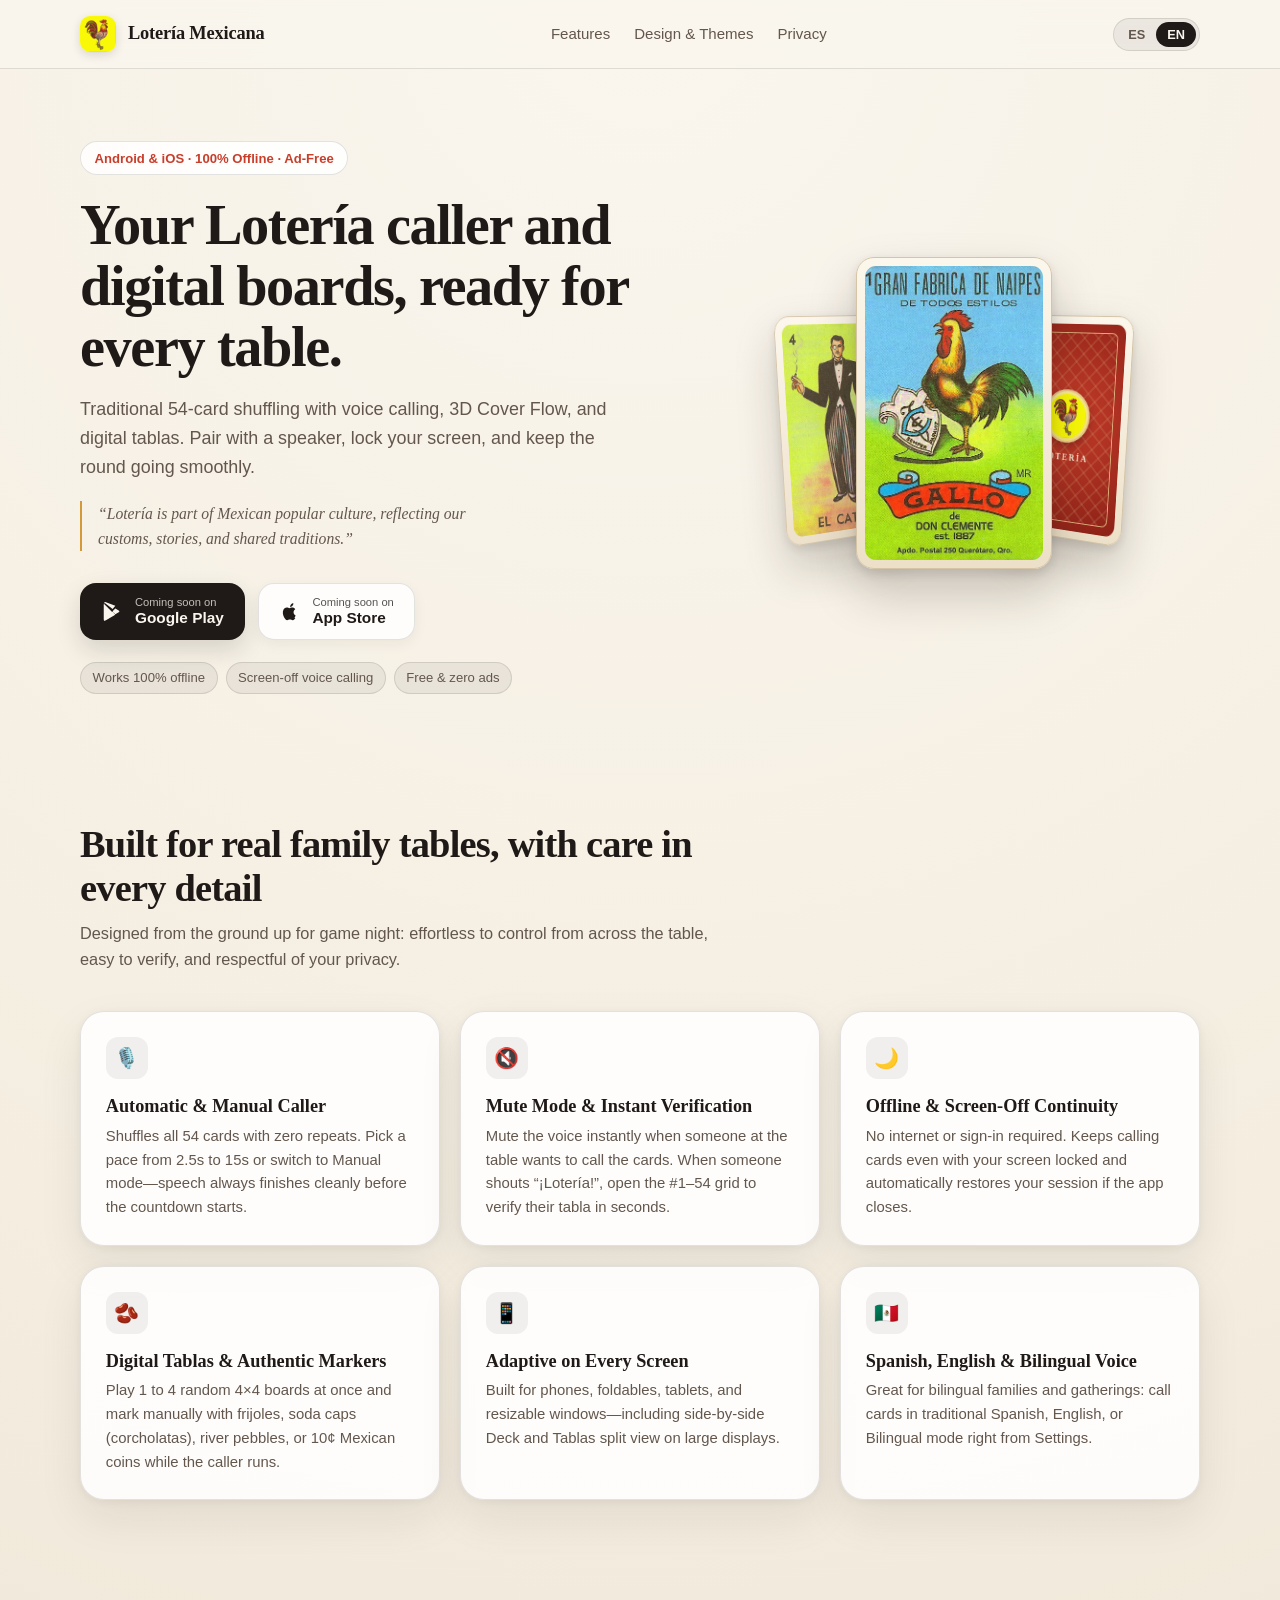
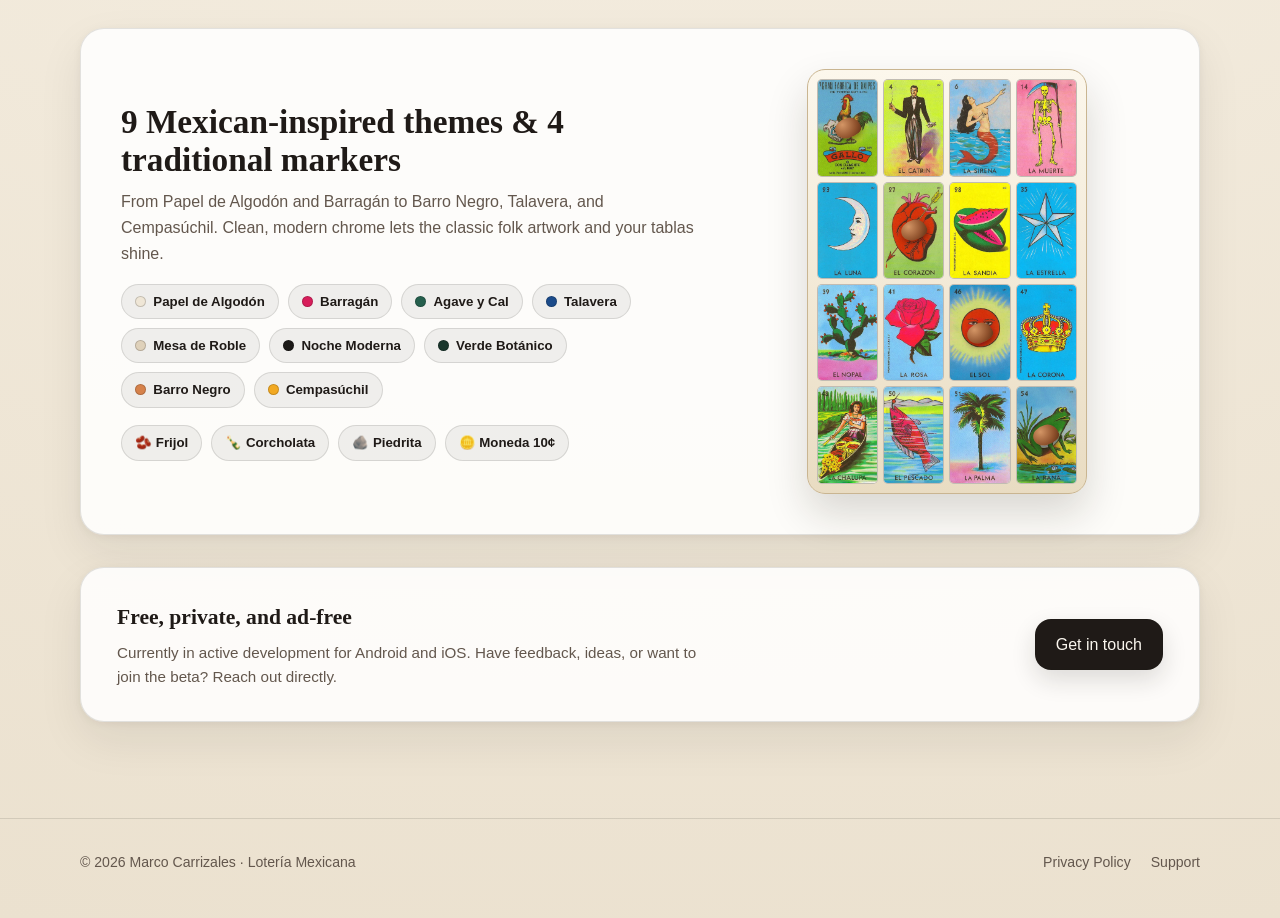
<file: loteria/index.html>
<!DOCTYPE html>
<html lang="es">
<head>
  <meta charset="utf-8" />
  <meta name="viewport" content="width=device-width, initial-scale=1" />
  <title>Lotería Mexicana — Gritón y Tablas Digitales</title>
  <meta name="description" content="Lotería Mexicana moderna para Android e iOS: gritón automático y manual con Cover Flow 3D, tablas digitales con frijoles, 9 temas mexicanos, 100% sin internet y sin anuncios." />
  <link rel="canonical" href="https://marcocarrizales.com/loteria/" />

  <meta property="og:type" content="website" />
  <meta property="og:title" content="Lotería Mexicana — Gritón y Tablas Digitales" />
  <meta property="og:description" content="Barajeo automático de 54 cartas, voz cantada, tablas digitales y 9 temas modernos inspirados en México. Gratis, sin anuncios y 100% offline." />
  <meta property="og:image" content="https://marcocarrizales.com/loteria/assets/favicon/android-chrome-512x512.png" />

  <link rel="apple-touch-icon" sizes="180x180" href="assets/favicon/apple-touch-icon.png" />
  <link rel="icon" type="image/png" sizes="32x32" href="assets/favicon/favicon-32x32.png" />
  <link rel="icon" type="image/png" sizes="16x16" href="assets/favicon/favicon-16x16.png" />
  <link rel="shortcut icon" href="assets/favicon/favicon.ico" />
  <link rel="mask-icon" href="assets/favicon/safari-pinned-tab.svg" color="#c83e2b" />
  <meta name="theme-color" content="#faf6ee" />

  <link rel="stylesheet" href="styles.css" />
</head>
<body>
  <header class="topbar">
    <div class="container topbar-inner">
      <a class="brand" href="#inicio">
        <img src="assets/favicon/android-chrome-192x192.png" alt="El Gallo — Lotería Mexicana" />
        <span>Lotería Mexicana</span>
      </a>

      <nav class="nav-links" aria-label="Principal">
        <a href="#caracteristicas" data-i18n="nav_features">Características</a>
        <a href="#diseno" data-i18n="nav_craft">Diseño y temas</a>
        <a href="privacy.html" data-i18n="nav_privacy">Privacidad</a>
      </nav>

      <div class="lang-toggle" role="group" aria-label="Idioma">
        <button type="button" id="btn-es" class="active" onclick="setLang('es')">ES</button>
        <button type="button" id="btn-en" onclick="setLang('en')">EN</button>
      </div>
    </div>
  </header>

  <main id="inicio">
    <section class="hero">
      <div class="container hero-grid">
        <div>
          <div class="eyebrow" data-i18n="eyebrow">Android &amp; iOS · 100% Offline · Sin anuncios</div>
          <h1 data-i18n="hero_title">Tu gritón y tus tablas, siempre listos en la mesa.</h1>
          <p class="hero-lead" data-i18n="hero_lead">
            Barajeo tradicional de las 54 cartas con voz cantada, Cover Flow 3D y tablas digitales. Conéctala a una bocina, apaga la pantalla y disfruta la partida sin interrupciones.
          </p>
          <p class="hero-quote" data-i18n="hero_quote">
            “La lotería es parte de la cultura popular mexicana ya que refleja nuestras costumbres, creencias y tradiciones.”
          </p>

          <div class="store-row">
            <a class="store-btn" href="#contacto" aria-label="Google Play Próximamente">
              <svg width="22" height="22" viewBox="0 0 24 24" fill="currentColor" aria-hidden="true">
                <path d="M3.6 2.3c-.4.4-.6 1-.6 1.7v16c0 .7.2 1.3.6 1.7l.1.1 9-9v-.2l-9-9-.1.1zm12 12.1-3-3v-.2l3-3 .1.1 3.6 2c1 .6 1 1.5 0 2.1l-3.6 2-.1 0zm-2.9-2.8-9.2 9.2c.4.4 1.1.5 1.9.1l10.2-5.8-2.9-3.5zm0-2.9 2.9-3.5L5.4 1.4C4.6 1 3.9 1.1 3.5 1.5l9.2 7.2z"/>
              </svg>
              <span>
                <small data-i18n="coming_soon">Próximamente en</small>
                <strong>Google Play</strong>
              </span>
            </a>

            <a class="store-btn secondary" href="#contacto" aria-label="App Store Próximamente">
              <svg width="21" height="21" viewBox="0 0 24 24" fill="currentColor" aria-hidden="true">
                <path d="M18.7 19.5c-.8 1.2-1.7 2.4-3 2.4-1.3 0-1.7-.8-3.2-.8-1.5 0-2 .8-3.2.8-1.3 0-2.2-1.3-3-2.5C4.5 16.9 3.6 12.6 5.2 9.8c.8-1.4 2.2-2.3 3.7-2.3 1.2 0 2.3.8 3 .8.7 0 2-.9 3.4-.8.6 0 2.2.2 3.3 1.8-.1.1-2 1.2-2 3.5 0 2.8 2.4 3.7 2.4 3.7-.1.2-.4 1.3-1.3 3zM15.4 5.5c.6-.8 1.1-1.9 1-3-.9 0-2.1.6-2.7 1.4-.6.7-1.1 1.8-.9 2.9 1 .1 2-.5 2.6-1.3z"/>
              </svg>
              <span>
                <small data-i18n="coming_soon">Próximamente en</small>
                <strong>App Store</strong>
              </span>
            </a>
          </div>

          <div class="hero-pills">
            <span data-i18n="pill_offline">Funciona sin internet</span>
            <span data-i18n="pill_screenoff">Audio con pantalla apagada</span>
            <span data-i18n="pill_free">Gratis y sin publicidad</span>
          </div>
        </div>

        <!-- Static Editorial Cover Flow Composition -->
        <div class="static-showcase" aria-hidden="true">
          <div class="card-fan">
            <div class="loteria-card left">
              <img src="assets/cards/c04.webp" alt="El Catrín" />
            </div>
            <div class="loteria-card center">
              <img src="assets/cards/c01.webp" alt="El Gallo" />
            </div>
            <div class="loteria-card right">
              <div class="card-back-inner">
                <div class="card-back-lattice">
                  <div class="card-back-medallion">
                    <img src="assets/favicon/android-chrome-192x192.png" alt="" />
                  </div>
                  <span class="card-back-word">LOTERÍA</span>
                </div>
              </div>
            </div>
          </div>
        </div>
      </div>
    </section>

    <section class="section" id="caracteristicas">
      <div class="container">
        <div class="section-header">
          <h2 data-i18n="feat_heading">Hecha para jugar como en casa, con cuidado en cada detalle</h2>
          <p data-i18n="feat_sub">Diseñada desde cero para reuniones familiares: rápida de operar sobre la mesa, legible a distancia y respetuosa con tu privacidad.</p>
        </div>

        <div class="feature-grid">
          <article class="feature-card">
            <div class="feature-icon" aria-hidden="true">🎙️</div>
            <h3 data-i18n="f1_title">Gritón automático y manual</h3>
            <p data-i18n="f1_body">Barajea las 54 cartas sin repeticiones. Ajusta el ritmo de 2.5s a 15s o cambia a modo Manual; la app siempre termina de cantar cada carta antes de iniciar la cuenta regresiva.</p>
          </article>

          <article class="feature-card">
            <div class="feature-icon" aria-hidden="true">🔇</div>
            <h3 data-i18n="f2_title">Modo silencio y verificación rápida</h3>
            <p data-i18n="f2_body">Silencia la voz al instante cuando alguien en la mesa quiere gritar las cartas. Si alguien grita “¡Lotería!”, abre la cuadrícula ordenada del #1 al #54 para verificar en segundos.</p>
          </article>

          <article class="feature-card">
            <div class="feature-icon" aria-hidden="true">🌙</div>
            <h3 data-i18n="f3_title">Offline y con pantalla apagada</h3>
            <p data-i18n="f3_body">No requiere internet ni cuentas. Continúa cantando cartas con la pantalla bloqueada y guarda tu partida automáticamente si cierras la app por accidente.</p>
          </article>

          <article class="feature-card">
            <div class="feature-icon" aria-hidden="true">🫘</div>
            <h3 data-i18n="f4_title">Tablas digitales con marcadores reales</h3>
            <p data-i18n="f4_body">Genera de 1 a 4 tablas aleatorias de 4×4 y márcalas manualmente con frijoles, corcholatas, piedritas o monedas de 10¢ mientras el gritón sigue corriendo.</p>
          </article>

          <article class="feature-card">
            <div class="feature-icon" aria-hidden="true">📱</div>
            <h3 data-i18n="f5_title">Adaptada a cualquier pantalla</h3>
            <p data-i18n="f5_body">Pensada para teléfonos, dispositivos plegables, tablets y ventanas redimensionables — incluyendo vista dividida de Baraja y Tablas en pantallas grandes.</p>
          </article>

          <article class="feature-card">
            <div class="feature-icon" aria-hidden="true">🇲🇽</div>
            <h3 data-i18n="f6_title">Español, English y Bilingüe</h3>
            <p data-i18n="f6_body">Ideal para familias y reuniones bilingües: canta las cartas en español tradicional, en inglés o en modo bilingüe directamente desde Ajustes.</p>
          </article>
        </div>
      </div>
    </section>

    <section class="section" id="diseno">
      <div class="container">
        <div class="craft-band">
          <div>
            <h2 style="margin:0 0 0.65rem; font-family:var(--font-serif); font-size:clamp(1.65rem,2.6vw,2.15rem); line-height:1.15;" data-i18n="craft_title">
              9 temas inspirados en México y 4 marcadores tradicionales
            </h2>
            <p style="margin:0; color:var(--text-muted);" data-i18n="craft_body">
              De Papel de Algodón y Barragán hasta Barro Negro, Talavera y Cempasúchil. La interfaz se mantiene limpia y moderna para que el arte clásico de las cartas y tus tablas sean siempre los protagonistas.
            </p>

            <div class="craft-list" aria-label="Temas incluidos">
              <span class="craft-chip"><span class="swatch-dot" style="background:#efe6d6"></span>Papel de Algodón</span>
              <span class="craft-chip"><span class="swatch-dot" style="background:#d81e5b"></span>Barragán</span>
              <span class="craft-chip"><span class="swatch-dot" style="background:#255f4d"></span>Agave y Cal</span>
              <span class="craft-chip"><span class="swatch-dot" style="background:#1b4b8a"></span>Talavera</span>
              <span class="craft-chip"><span class="swatch-dot" style="background:#dfd1ba"></span>Mesa de Roble</span>
              <span class="craft-chip"><span class="swatch-dot" style="background:#1c1a18"></span>Noche Moderna</span>
              <span class="craft-chip"><span class="swatch-dot" style="background:#19362c"></span>Verde Botánico</span>
              <span class="craft-chip"><span class="swatch-dot" style="background:#d6824b"></span>Barro Negro</span>
              <span class="craft-chip"><span class="swatch-dot" style="background:#f2a922"></span>Cempasúchil</span>
            </div>

            <div class="craft-list" aria-label="Marcadores incluidos">
              <span class="craft-chip">🫘 Frijol</span>
              <span class="craft-chip">🍾 Corcholata</span>
              <span class="craft-chip">🪨 Piedrita</span>
              <span class="craft-chip">🪙 Moneda 10¢</span>
            </div>
          </div>

          <!-- Static 4x4 Tabla Illustration -->
          <div class="static-tabla-wrap" aria-hidden="true">
            <div class="static-tabla">
              <div class="static-tabla-cell marked"><img src="assets/cards/c01.webp" alt="" /><span class="bean-dot"></span></div>
              <div class="static-tabla-cell"><img src="assets/cards/c04.webp" alt="" /></div>
              <div class="static-tabla-cell"><img src="assets/cards/c06.webp" alt="" /></div>
              <div class="static-tabla-cell"><img src="assets/cards/c14.webp" alt="" /></div>
              <div class="static-tabla-cell"><img src="assets/cards/c23.webp" alt="" /></div>
              <div class="static-tabla-cell marked"><img src="assets/cards/c27.webp" alt="" /><span class="bean-dot"></span></div>
              <div class="static-tabla-cell"><img src="assets/cards/c28.webp" alt="" /></div>
              <div class="static-tabla-cell"><img src="assets/cards/c35.webp" alt="" /></div>
              <div class="static-tabla-cell"><img src="assets/cards/c39.webp" alt="" /></div>
              <div class="static-tabla-cell"><img src="assets/cards/c41.webp" alt="" /></div>
              <div class="static-tabla-cell marked"><img src="assets/cards/c46.webp" alt="" /><span class="bean-dot"></span></div>
              <div class="static-tabla-cell"><img src="assets/cards/c47.webp" alt="" /></div>
              <div class="static-tabla-cell"><img src="assets/cards/c48.webp" alt="" /></div>
              <div class="static-tabla-cell"><img src="assets/cards/c50.webp" alt="" /></div>
              <div class="static-tabla-cell"><img src="assets/cards/c51.webp" alt="" /></div>
              <div class="static-tabla-cell marked"><img src="assets/cards/c54.webp" alt="" /><span class="bean-dot"></span></div>
            </div>
          </div>
        </div>

        <div class="contact-band" id="contacto">
          <div style="max-width: 580px;">
            <h3 style="margin:0 0 0.4rem; font-family:var(--font-serif); font-size:1.35rem;" data-i18n="cta_title">Gratis, privada y sin anuncios</h3>
            <p style="margin:0; color:var(--text-muted); font-size:0.95rem;" data-i18n="cta_body">
              Actualmente en desarrollo activo para Android e iOS. ¿Tienes comentarios, ideas o quieres probar la beta? Escríbeme directamente.
            </p>
          </div>
          <a class="store-btn" href="mailto:loteria@marcocarrizales.com?subject=Loter%C3%ADa%20Mexicana%20App">
            <span data-i18n="cta_contact">Enviar mensaje</span>
          </a>
        </div>
      </div>
    </section>
  </main>

  <footer class="footer">
    <div class="container footer-inner">
      <div>&copy; 2026 Marco Carrizales · Lotería Mexicana</div>
      <div class="footer-links">
        <a href="privacy.html" data-i18n="footer_privacy">Política de Privacidad</a>
        <a href="mailto:loteria@marcocarrizales.com" data-i18n="footer_support">Soporte</a>
      </div>
    </div>
  </footer>

  <script>
    const copy = {
      es: {
        nav_features: 'Características',
        nav_craft: 'Diseño y temas',
        nav_privacy: 'Privacidad',
        eyebrow: 'Android & iOS · 100% Offline · Sin anuncios',
        hero_title: 'Tu gritón y tus tablas, siempre listos en la mesa.',
        hero_lead: 'Barajeo tradicional de las 54 cartas con voz cantada, Cover Flow 3D y tablas digitales. Conéctala a una bocina, apaga la pantalla y disfruta la partida sin interrupciones.',
        hero_quote: '“La lotería es parte de la cultura popular mexicana ya que refleja nuestras costumbres, creencias y tradiciones.”',
        coming_soon: 'Próximamente en',
        pill_offline: 'Funciona sin internet',
        pill_screenoff: 'Audio con pantalla apagada',
        pill_free: 'Gratis y sin publicidad',
        feat_heading: 'Hecha para jugar como en casa, con cuidado en cada detalle',
        feat_sub: 'Diseñada desde cero para reuniones familiares: rápida de operar sobre la mesa, legible a distancia y respetuosa con tu privacidad.',
        f1_title: 'Gritón automático y manual',
        f1_body: 'Barajea las 54 cartas sin repeticiones. Ajusta el ritmo de 2.5s a 15s o cambia a modo Manual; la app siempre termina de cantar cada carta antes de iniciar la cuenta regresiva.',
        f2_title: 'Modo silencio y verificación rápida',
        f2_body: 'Silencia la voz al instante cuando alguien en la mesa quiere gritar las cartas. Si alguien grita “¡Lotería!”, abre la cuadrícula ordenada del #1 al #54 para verificar en segundos.',
        f3_title: 'Offline y con pantalla apagada',
        f3_body: 'No requiere internet ni cuentas. Continúa cantando cartas con la pantalla bloqueada y guarda tu partida automáticamente si cierras la app por accidente.',
        f4_title: 'Tablas digitales con marcadores reales',
        f4_body: 'Genera de 1 a 4 tablas aleatorias de 4×4 y márcalas manualmente con frijoles, corcholatas, piedritas o monedas de 10¢ mientras el gritón sigue corriendo.',
        f5_title: 'Adaptada a cualquier pantalla',
        f5_body: 'Pensada para teléfonos, dispositivos plegables, tablets y ventanas redimensionables — incluyendo vista dividida de Baraja y Tablas en pantallas grandes.',
        f6_title: 'Español, English y Bilingüe',
        f6_body: 'Ideal para familias y reuniones bilingües: canta las cartas en español tradicional, en inglés o en modo bilingüe directamente desde Ajustes.',
        craft_title: '9 temas inspirados en México y 4 marcadores tradicionales',
        craft_body: 'De Papel de Algodón y Barragán hasta Barro Negro, Talavera y Cempasúchil. La interfaz se mantiene limpia y moderna para que el arte clásico de las cartas y tus tablas sean siempre los protagonistas.',
        cta_title: 'Gratis, privada y sin anuncios',
        cta_body: 'Actualmente en desarrollo activo para Android e iOS. ¿Tienes comentarios, ideas o quieres probar la beta? Escríbeme directamente.',
        cta_contact: 'Enviar mensaje',
        footer_privacy: 'Política de Privacidad',
        footer_support: 'Soporte'
      },
      en: {
        nav_features: 'Features',
        nav_craft: 'Design & Themes',
        nav_privacy: 'Privacy',
        eyebrow: 'Android & iOS · 100% Offline · Ad-Free',
        hero_title: 'Your Lotería caller and digital boards, ready for every table.',
        hero_lead: 'Traditional 54-card shuffling with voice calling, 3D Cover Flow, and digital tablas. Pair with a speaker, lock your screen, and keep the round going smoothly.',
        hero_quote: '“Lotería is part of Mexican popular culture, reflecting our customs, stories, and shared traditions.”',
        coming_soon: 'Coming soon on',
        pill_offline: 'Works 100% offline',
        pill_screenoff: 'Screen-off voice calling',
        pill_free: 'Free & zero ads',
        feat_heading: 'Built for real family tables, with care in every detail',
        feat_sub: 'Designed from the ground up for game night: effortless to control from across the table, easy to verify, and respectful of your privacy.',
        f1_title: 'Automatic & Manual Caller',
        f1_body: 'Shuffles all 54 cards with zero repeats. Pick a pace from 2.5s to 15s or switch to Manual mode—speech always finishes cleanly before the countdown starts.',
        f2_title: 'Mute Mode & Instant Verification',
        f2_body: 'Mute the voice instantly when someone at the table wants to call the cards. When someone shouts “¡Lotería!”, open the #1–54 grid to verify their tabla in seconds.',
        f3_title: 'Offline & Screen-Off Continuity',
        f3_body: 'No internet or sign-in required. Keeps calling cards even with your screen locked and automatically restores your session if the app closes.',
        f4_title: 'Digital Tablas & Authentic Markers',
        f4_body: 'Play 1 to 4 random 4×4 boards at once and mark manually with frijoles, soda caps (corcholatas), river pebbles, or 10¢ Mexican coins while the caller runs.',
        f5_title: 'Adaptive on Every Screen',
        f5_body: 'Built for phones, foldables, tablets, and resizable windows—including side-by-side Deck and Tablas split view on large displays.',
        f6_title: 'Spanish, English & Bilingual Voice',
        f6_body: 'Great for bilingual families and gatherings: call cards in traditional Spanish, English, or Bilingual mode right from Settings.',
        craft_title: '9 Mexican-inspired themes & 4 traditional markers',
        craft_body: 'From Papel de Algodón and Barragán to Barro Negro, Talavera, and Cempasúchil. Clean, modern chrome lets the classic folk artwork and your tablas shine.',
        cta_title: 'Free, private, and ad-free',
        cta_body: 'Currently in active development for Android and iOS. Have feedback, ideas, or want to join the beta? Reach out directly.',
        cta_contact: 'Get in touch',
        footer_privacy: 'Privacy Policy',
        footer_support: 'Support'
      }
    };

    function setLang(lang) {
      document.documentElement.lang = lang;
      document.getElementById('btn-es').classList.toggle('active', lang === 'es');
      document.getElementById('btn-en').classList.toggle('active', lang === 'en');
      document.querySelectorAll('[data-i18n]').forEach(el => {
        const key = el.getAttribute('data-i18n');
        if (copy[lang][key]) el.textContent = copy[lang][key];
      });
    }

    const initial = (navigator.language || 'es').toLowerCase().startsWith('en') ? 'en' : 'es';
    setLang(initial);
  </script>
</body>
</html>
</file>
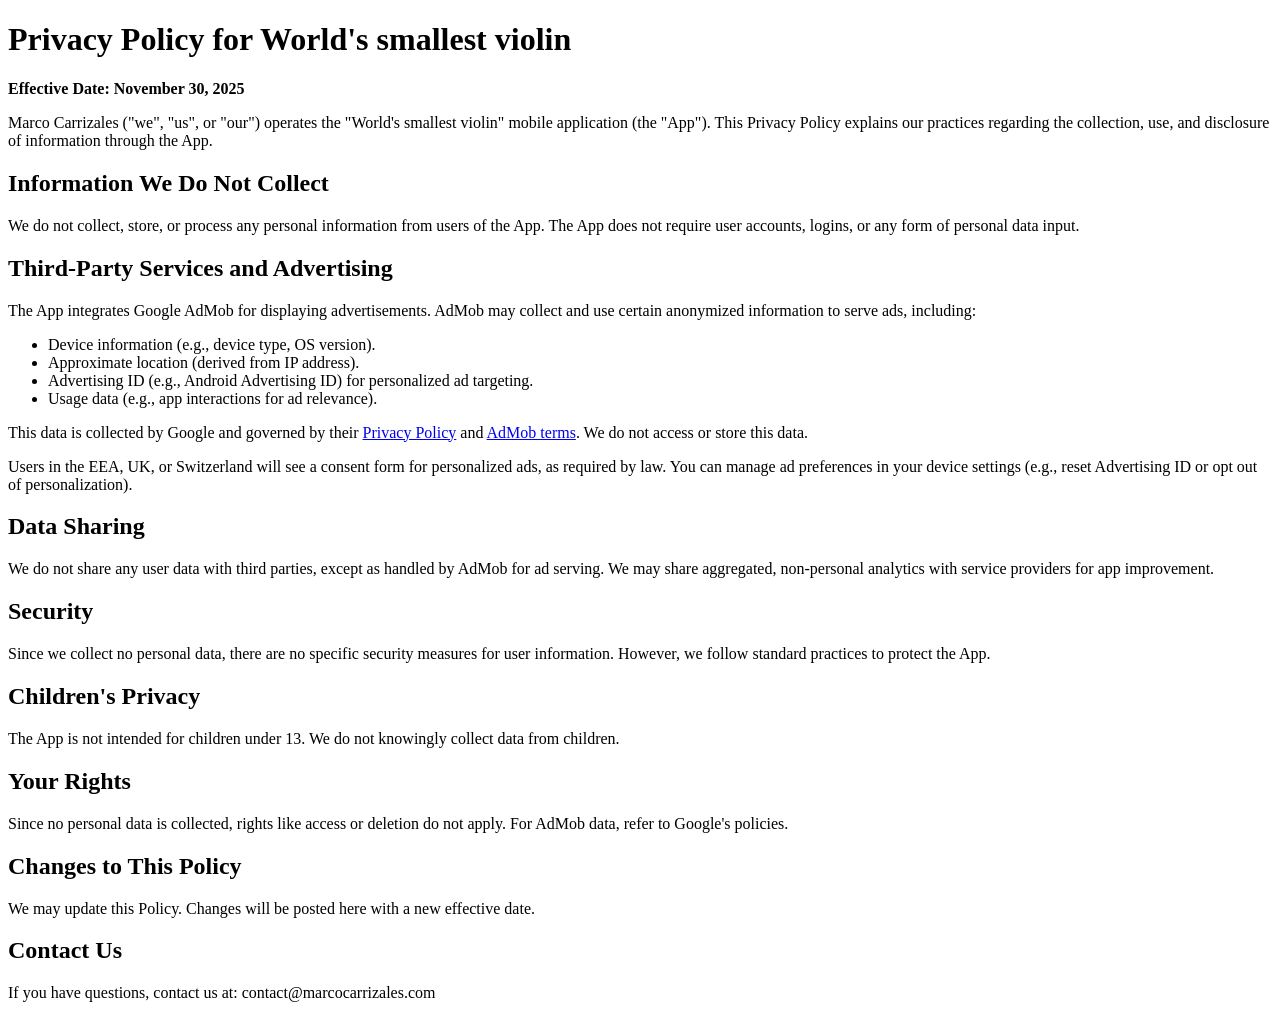
<file: violinPrivacyPolicy.html>
<!DOCTYPE html>
<html lang="en">
<head>
    <meta charset="UTF-8">
    <title>Privacy Policy - World's smallest violin</title>
</head>
<body>
    <h1>Privacy Policy for World's smallest violin</h1>
    <p><strong>Effective Date: November 30, 2025</strong></p>
    
    <p>Marco Carrizales ("we", "us", or "our") operates the "World's smallest violin" mobile application (the "App"). This Privacy Policy explains our practices regarding the collection, use, and disclosure of information through the App.</p>
    
    <h2>Information We Do Not Collect</h2>
    <p>We do not collect, store, or process any personal information from users of the App. The App does not require user accounts, logins, or any form of personal data input.</p>
    
    <h2>Third-Party Services and Advertising</h2>
    <p>The App integrates Google AdMob for displaying advertisements. AdMob may collect and use certain anonymized information to serve ads, including:</p>
    <ul>
        <li>Device information (e.g., device type, OS version).</li>
        <li>Approximate location (derived from IP address).</li>
        <li>Advertising ID (e.g., Android Advertising ID) for personalized ad targeting.</li>
        <li>Usage data (e.g., app interactions for ad relevance).</li>
    </ul>
    <p>This data is collected by Google and governed by their <a href="https://policies.google.com/privacy">Privacy Policy</a> and <a href="https://support.google.com/admob/answer/6128543">AdMob terms</a>. We do not access or store this data.</p>
    <p>Users in the EEA, UK, or Switzerland will see a consent form for personalized ads, as required by law. You can manage ad preferences in your device settings (e.g., reset Advertising ID or opt out of personalization).</p>
    
    <h2>Data Sharing</h2>
    <p>We do not share any user data with third parties, except as handled by AdMob for ad serving. We may share aggregated, non-personal analytics with service providers for app improvement.</p>
    
    <h2>Security</h2>
    <p>Since we collect no personal data, there are no specific security measures for user information. However, we follow standard practices to protect the App.</p>
    
    <h2>Children's Privacy</h2>
    <p>The App is not intended for children under 13. We do not knowingly collect data from children.</p>
    
    <h2>Your Rights</h2>
    <p>Since no personal data is collected, rights like access or deletion do not apply. For AdMob data, refer to Google's policies.</p>
    
    <h2>Changes to This Policy</h2>
    <p>We may update this Policy. Changes will be posted here with a new effective date.</p>
    
    <h2>Contact Us</h2>
    <p>If you have questions, contact us at: contact@marcocarrizales.com</p>
</body>
</html>
</file>
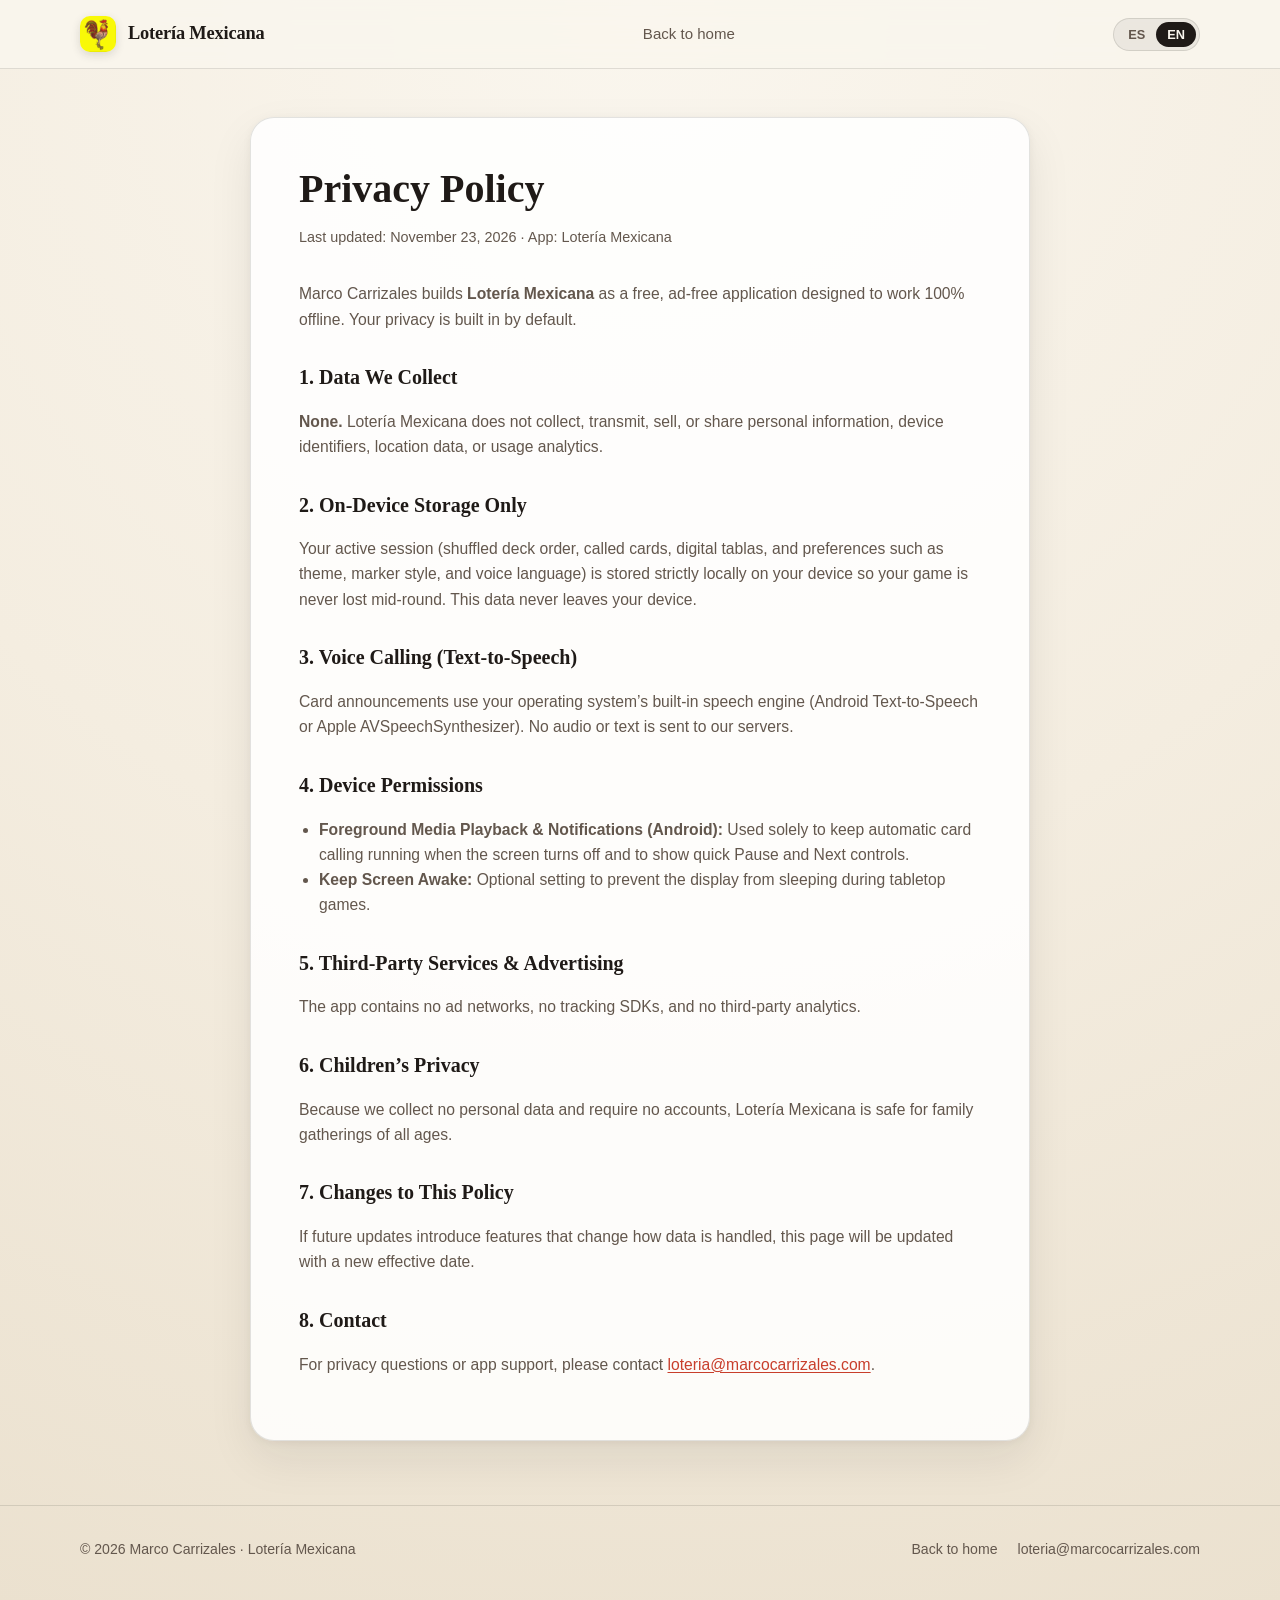
<file: loteria/privacy.html>
<!DOCTYPE html>
<html lang="es">
<head>
  <meta charset="utf-8" />
  <meta name="viewport" content="width=device-width, initial-scale=1" />
  <title>Política de Privacidad — Lotería Mexicana</title>
  <meta name="description" content="Política de Privacidad de Lotería Mexicana: 100% offline, sin recopilación de datos personales y sin publicidad." />
  <link rel="canonical" href="https://marcocarrizales.com/loteria/privacy.html" />

  <link rel="apple-touch-icon" sizes="180x180" href="assets/favicon/apple-touch-icon.png" />
  <link rel="icon" type="image/png" sizes="32x32" href="assets/favicon/favicon-32x32.png" />
  <link rel="icon" type="image/png" sizes="16x16" href="assets/favicon/favicon-16x16.png" />
  <link rel="shortcut icon" href="assets/favicon/favicon.ico" />
  <meta name="theme-color" content="#faf6ee" />

  <link rel="stylesheet" href="styles.css" />
</head>
<body>
  <header class="topbar">
    <div class="container topbar-inner">
      <a class="brand" href="index.html">
        <img src="assets/favicon/android-chrome-192x192.png" alt="El Gallo — Lotería Mexicana" />
        <span>Lotería Mexicana</span>
      </a>

      <nav class="nav-links" aria-label="Secundaria">
        <a href="index.html" data-i18n="back_home">Volver al inicio</a>
      </nav>

      <div class="lang-toggle" role="group" aria-label="Idioma">
        <button type="button" id="btn-es" class="active" onclick="setLang('es')">ES</button>
        <button type="button" id="btn-en" onclick="setLang('en')">EN</button>
      </div>
    </div>
  </header>

  <main class="container">
    <article class="prose-card" id="policy-es">
      <h1>Política de Privacidad</h1>
      <p class="meta">Última actualización: 23 de noviembre de 2026 · Aplicación: Lotería Mexicana</p>

      <p>
        Marco Carrizales desarrolla <strong>Lotería Mexicana</strong> como una aplicación gratuita, sin publicidad y diseñada para funcionar completamente sin conexión a internet. Tu privacidad es prioridad desde el diseño.
      </p>

      <h2>1. Datos que recopilamos</h2>
      <p>
        <strong>Ninguno.</strong> Lotería Mexicana no recopila, transmite, vende ni comparte información personal, identificadores de dispositivo, datos de ubicación ni métricas de uso.
      </p>

      <h2>2. Almacenamiento local en tu dispositivo</h2>
      <p>
        El estado de tu partida (mazo barajeado, cartas llamadas, tablas digitales y preferencias como el tema visual, marcador o idioma de voz) se guarda exclusivamente de forma local en tu dispositivo para que no pierdas una partida en curso. Estos datos nunca salen de tu teléfono o tablet.
      </p>

      <h2>3. Voz y síntesis de texto (Text-to-Speech)</h2>
      <p>
        La lectura en voz alta de las cartas utiliza el motor de síntesis de voz integrado en tu sistema operativo (Android Text-to-Speech o Apple AVSpeechSynthesizer). No enviamos audio ni texto a servidores propios.
      </p>

      <h2>4. Permisos del dispositivo</h2>
      <ul>
        <li><strong>Reproducción en primer plano y notificaciones (Android):</strong> Se usan únicamente para mantener la lectura de cartas activa cuando apagas la pantalla y mostrar controles rápidos de Pausa y Siguiente.</li>
        <li><strong>Mantener pantalla encendida:</strong> Opción configurable en Ajustes para evitar que la pantalla se atenúe durante una partida sobre la mesa.</li>
      </ul>

      <h2>5. Servicios de terceros y publicidad</h2>
      <p>
        La aplicación no integra redes publicitarias, rastreadores ni herramientas de analítica de terceros.
      </p>

      <h2>6. Privacidad de menores</h2>
      <p>
        Al no recopilar ningún dato personal ni requerir cuentas, la aplicación es segura para jugar en familia con personas de todas las edades.
      </p>

      <h2>7. Cambios a esta política</h2>
      <p>
        Si en futuras versiones se agregan funcionalidades que cambien esta política, actualizaremos esta página e indicaremos la nueva fecha de vigencia.
      </p>

      <h2>8. Contacto</h2>
      <p>
        Si tienes preguntas sobre esta Política de Privacidad o soporte de la aplicación, escribe a
        <a href="mailto:loteria@marcocarrizales.com">loteria@marcocarrizales.com</a>.
      </p>
    </article>

    <article class="prose-card" id="policy-en" style="display:none;">
      <h1>Privacy Policy</h1>
      <p class="meta">Last updated: November 23, 2026 · App: Lotería Mexicana</p>

      <p>
        Marco Carrizales builds <strong>Lotería Mexicana</strong> as a free, ad-free application designed to work 100% offline. Your privacy is built in by default.
      </p>

      <h2>1. Data We Collect</h2>
      <p>
        <strong>None.</strong> Lotería Mexicana does not collect, transmit, sell, or share personal information, device identifiers, location data, or usage analytics.
      </p>

      <h2>2. On-Device Storage Only</h2>
      <p>
        Your active session (shuffled deck order, called cards, digital tablas, and preferences such as theme, marker style, and voice language) is stored strictly locally on your device so your game is never lost mid-round. This data never leaves your device.
      </p>

      <h2>3. Voice Calling (Text-to-Speech)</h2>
      <p>
        Card announcements use your operating system’s built-in speech engine (Android Text-to-Speech or Apple AVSpeechSynthesizer). No audio or text is sent to our servers.
      </p>

      <h2>4. Device Permissions</h2>
      <ul>
        <li><strong>Foreground Media Playback &amp; Notifications (Android):</strong> Used solely to keep automatic card calling running when the screen turns off and to show quick Pause and Next controls.</li>
        <li><strong>Keep Screen Awake:</strong> Optional setting to prevent the display from sleeping during tabletop games.</li>
      </ul>

      <h2>5. Third-Party Services &amp; Advertising</h2>
      <p>
        The app contains no ad networks, no tracking SDKs, and no third-party analytics.
      </p>

      <h2>6. Children’s Privacy</h2>
      <p>
        Because we collect no personal data and require no accounts, Lotería Mexicana is safe for family gatherings of all ages.
      </p>

      <h2>7. Changes to This Policy</h2>
      <p>
        If future updates introduce features that change how data is handled, this page will be updated with a new effective date.
      </p>

      <h2>8. Contact</h2>
      <p>
        For privacy questions or app support, please contact
        <a href="mailto:loteria@marcocarrizales.com">loteria@marcocarrizales.com</a>.
      </p>
    </article>
  </main>

  <footer class="footer">
    <div class="container footer-inner">
      <div>&copy; 2026 Marco Carrizales · Lotería Mexicana</div>
      <div class="footer-links">
        <a href="index.html" data-i18n="back_home">Volver al inicio</a>
        <a href="mailto:loteria@marcocarrizales.com">loteria@marcocarrizales.com</a>
      </div>
    </div>
  </footer>

  <script>
    const labels = {
      es: { back_home: 'Volver al inicio' },
      en: { back_home: 'Back to home' }
    };

    function setLang(lang) {
      document.documentElement.lang = lang;
      document.getElementById('btn-es').classList.toggle('active', lang === 'es');
      document.getElementById('btn-en').classList.toggle('active', lang === 'en');
      document.getElementById('policy-es').style.display = lang === 'es' ? 'block' : 'none';
      document.getElementById('policy-en').style.display = lang === 'en' ? 'block' : 'none';
      document.querySelectorAll('[data-i18n="back_home"]').forEach(el => {
        el.textContent = labels[lang].back_home;
      });
    }

    const initial = (navigator.language || 'es').toLowerCase().startsWith('en') ? 'en' : 'es';
    setLang(initial);
  </script>
</body>
</html>
</file>
<file: loteria/styles.css>
:root {
  --bg-top: #faf6ee;
  --bg-mid: #f4ede0;
  --bg-bottom: #ebe1cf;
  --surface: rgba(255, 255, 255, 0.86);
  --surface-solid: #fcf9f4;
  --surface-subtle: rgba(31, 26, 23, 0.06);
  --border: rgba(31, 26, 23, 0.12);
  --text: #1f1a17;
  --text-muted: #63574d;
  --accent: #c83e2b;
  --accent-hover: #ad3120;
  --on-accent: #fffdf9;
  --gold: #d49a3a;
  --radius-lg: 24px;
  --radius-md: 16px;
  --radius-sm: 12px;
  --shadow-soft: 0 18px 45px rgba(31, 26, 23, 0.08), 0 2px 8px rgba(31, 26, 23, 0.05);
  --font-serif: "Iowan Old Style", "Palatino Linotype", "Book Antiqua", Georgia, serif;
  --font-sans: -apple-system, BlinkMacSystemFont, "SF Pro Text", "Segoe UI", Roboto, Helvetica, Arial, sans-serif;
}

*,
*::before,
*::after {
  box-sizing: border-box;
}

html {
  scroll-behavior: smooth;
}

body {
  margin: 0;
  color: var(--text);
  font-family: var(--font-sans);
  line-height: 1.6;
  background: radial-gradient(circle at 50% 0%, var(--bg-top) 0%, var(--bg-mid) 52%, var(--bg-bottom) 100%);
  min-height: 100vh;
  -webkit-font-smoothing: antialiased;
}

a {
  color: inherit;
  text-decoration: none;
}

.container {
  width: min(1120px, calc(100% - 2.5rem));
  margin: 0 auto;
}

/* Top navigation */
.topbar {
  position: sticky;
  top: 0;
  z-index: 50;
  backdrop-filter: blur(14px);
  -webkit-backdrop-filter: blur(14px);
  background: rgba(250, 246, 238, 0.84);
  border-bottom: 1px solid var(--border);
}

.topbar-inner {
  display: flex;
  align-items: center;
  justify-content: space-between;
  gap: 1rem;
  height: 68px;
}

.brand {
  display: inline-flex;
  align-items: center;
  gap: 0.75rem;
  font-family: var(--font-serif);
  font-weight: 700;
  font-size: 1.15rem;
  letter-spacing: -0.01em;
}

.brand img {
  width: 36px;
  height: 36px;
  border-radius: 10px;
  box-shadow: 0 3px 10px rgba(31, 26, 23, 0.14);
}

.nav-links {
  display: flex;
  align-items: center;
  gap: 1.5rem;
  font-size: 0.94rem;
  color: var(--text-muted);
}

.nav-links a:hover {
  color: var(--text);
}

.lang-toggle {
  display: inline-flex;
  padding: 3px;
  border-radius: 999px;
  background: var(--surface-subtle);
  border: 1px solid var(--border);
}

.lang-toggle button {
  border: 0;
  background: transparent;
  color: var(--text-muted);
  font-family: inherit;
  font-size: 0.8rem;
  font-weight: 600;
  padding: 5px 11px;
  border-radius: 999px;
  cursor: pointer;
  transition: background 0.18s ease, color 0.18s ease;
}

.lang-toggle button.active {
  background: var(--text);
  color: var(--bg-top);
}

/* Hero */
.hero {
  padding: 4.5rem 0 4rem;
}

.hero-grid {
  display: grid;
  grid-template-columns: minmax(0, 1.08fr) minmax(0, 0.92fr);
  gap: 3.25rem;
  align-items: center;
}

.eyebrow {
  display: inline-flex;
  align-items: center;
  gap: 0.5rem;
  padding: 0.35rem 0.85rem;
  border-radius: 999px;
  background: var(--surface);
  border: 1px solid var(--border);
  font-size: 0.82rem;
  font-weight: 600;
  color: var(--accent);
  margin-bottom: 1.25rem;
}

.hero h1 {
  margin: 0 0 1.1rem;
  font-family: var(--font-serif);
  font-size: clamp(2.35rem, 4.4vw, 3.6rem);
  line-height: 1.08;
  letter-spacing: -0.025em;
  color: var(--text);
}

.hero-lead {
  margin: 0 0 1.25rem;
  font-size: 1.12rem;
  color: var(--text-muted);
  max-width: 54ch;
}

.hero-quote {
  margin: 0 0 2rem;
  padding-left: 1rem;
  border-left: 2.5px solid var(--gold);
  font-family: var(--font-serif);
  font-style: italic;
  font-size: 0.98rem;
  color: var(--text-muted);
  max-width: 52ch;
}

.store-row {
  display: flex;
  flex-wrap: wrap;
  gap: 0.85rem;
  margin-bottom: 1.35rem;
}

.store-btn {
  display: inline-flex;
  align-items: center;
  gap: 0.75rem;
  padding: 0.75rem 1.25rem;
  border-radius: var(--radius-md);
  border: 1px solid var(--border);
  background: var(--text);
  color: var(--bg-top);
  box-shadow: 0 10px 24px rgba(31, 26, 23, 0.14);
  transition: transform 0.18s ease, box-shadow 0.18s ease;
}

.store-btn:hover {
  transform: translateY(-2px);
  box-shadow: 0 14px 28px rgba(31, 26, 23, 0.18);
}

.store-btn.secondary {
  background: var(--surface);
  color: var(--text);
  box-shadow: 0 4px 14px rgba(31, 26, 23, 0.06);
}

.store-btn small {
  display: block;
  font-size: 0.7rem;
  opacity: 0.75;
  line-height: 1.1;
}

.store-btn strong {
  display: block;
  font-size: 0.96rem;
  line-height: 1.2;
}

.hero-pills {
  display: flex;
  flex-wrap: wrap;
  gap: 0.5rem;
  font-size: 0.82rem;
  color: var(--text-muted);
}

.hero-pills span {
  padding: 0.28rem 0.72rem;
  border-radius: 999px;
  background: var(--surface-subtle);
  border: 1px solid var(--border);
}

/* Static Editorial Card Fan Visual */
.static-showcase {
  position: relative;
  display: flex;
  flex-direction: column;
  align-items: center;
  justify-content: center;
  padding: 2rem 1rem;
}

.card-fan {
  position: relative;
  width: 100%;
  max-width: 420px;
  height: 350px;
  display: flex;
  align-items: center;
  justify-content: center;
  perspective: 1100px;
}

.loteria-card {
  position: absolute;
  border-radius: 18px;
  padding: 8px;
  background: linear-gradient(180deg, #fcf7ec 0%, #ede0c8 100%);
  border: 1px solid #d5c4a6;
  box-shadow: 0 24px 48px rgba(31, 22, 14, 0.22), 0 4px 12px rgba(31, 22, 14, 0.12);
}

.loteria-card img {
  display: block;
  width: 100%;
  height: 100%;
  object-fit: cover;
  border-radius: 11px;
}

.loteria-card.left {
  width: 152px;
  height: 242px;
  transform: translateX(-112px) translateY(10px) rotateY(38deg) rotateZ(-4deg) scale(0.92);
  opacity: 0.92;
  z-index: 1;
}

.loteria-card.center {
  width: 196px;
  height: 312px;
  transform: translateY(-4px);
  z-index: 3;
}

.loteria-card.right {
  width: 152px;
  height: 242px;
  transform: translateX(112px) translateY(10px) rotateY(-38deg) rotateZ(4deg) scale(0.92);
  z-index: 2;
}

.card-back-inner {
  width: 100%;
  height: 100%;
  border-radius: 11px;
  background: radial-gradient(circle at 50% 45%, #c83e2b 0%, #8c2117 100%);
  padding: 9px;
  display: flex;
  align-items: center;
  justify-content: center;
}

.card-back-lattice {
  width: 100%;
  height: 100%;
  border-radius: 7px;
  border: 1.5px solid rgba(233, 198, 141, 0.85);
  background: repeating-linear-gradient(
      45deg,
      rgba(233, 198, 141, 0.14) 0px,
      rgba(233, 198, 141, 0.14) 2px,
      transparent 2px,
      transparent 12px
    ),
    repeating-linear-gradient(
      -45deg,
      rgba(233, 198, 141, 0.14) 0px,
      rgba(233, 198, 141, 0.14) 2px,
      transparent 2px,
      transparent 12px
    );
  display: flex;
  flex-direction: column;
  align-items: center;
  justify-content: center;
  gap: 8px;
}

.card-back-medallion {
  width: 58px;
  height: 58px;
  border-radius: 999px;
  background: radial-gradient(circle at 45% 40%, #fef7c0 0%, #f6e374 75%, #f8eed8 100%);
  border: 2px solid #e9c68d;
  box-shadow: 0 4px 10px rgba(0, 0, 0, 0.28);
  display: flex;
  align-items: center;
  justify-content: center;
  overflow: hidden;
}

.card-back-medallion img {
  width: 48px;
  height: 48px;
  border-radius: 50%;
}

.card-back-word {
  font-family: var(--font-serif);
  font-size: 0.62rem;
  font-weight: 700;
  letter-spacing: 0.2em;
  color: rgba(248, 238, 216, 0.92);
}

/* Sections */
.section {
  padding: 4rem 0;
}

.section-header {
  max-width: 640px;
  margin-bottom: 2.4rem;
}

.section-header h2 {
  margin: 0 0 0.65rem;
  font-family: var(--font-serif);
  font-size: clamp(1.8rem, 3vw, 2.4rem);
  letter-spacing: -0.02em;
  line-height: 1.15;
}

.section-header p {
  margin: 0;
  color: var(--text-muted);
  font-size: 1.02rem;
}

.feature-grid {
  display: grid;
  grid-template-columns: repeat(3, minmax(0, 1fr));
  gap: 1.25rem;
}

.feature-card {
  padding: 1.55rem;
  border-radius: var(--radius-lg);
  background: var(--surface);
  border: 1px solid var(--border);
  box-shadow: var(--shadow-soft);
}

.feature-icon {
  width: 42px;
  height: 42px;
  border-radius: 12px;
  display: inline-flex;
  align-items: center;
  justify-content: center;
  background: var(--surface-subtle);
  color: var(--accent);
  font-size: 1.25rem;
  margin-bottom: 1rem;
}

.feature-card h3 {
  margin: 0 0 0.45rem;
  font-family: var(--font-serif);
  font-size: 1.14rem;
  line-height: 1.25;
}

.feature-card p {
  margin: 0;
  font-size: 0.93rem;
  color: var(--text-muted);
}

/* Static Craft & Tabla Showcase Band */
.craft-band {
  padding: 2.5rem;
  border-radius: var(--radius-lg);
  background: var(--surface);
  border: 1px solid var(--border);
  box-shadow: var(--shadow-soft);
  display: grid;
  grid-template-columns: minmax(0, 1.15fr) minmax(0, 0.85fr);
  gap: 2.5rem;
  align-items: center;
}

.craft-list {
  display: flex;
  flex-wrap: wrap;
  gap: 0.55rem;
  margin-top: 1.1rem;
}

.craft-chip {
  display: inline-flex;
  align-items: center;
  gap: 0.45rem;
  padding: 0.38rem 0.82rem;
  border-radius: 999px;
  background: var(--surface-subtle);
  border: 1px solid var(--border);
  font-size: 0.83rem;
  font-weight: 600;
}

.swatch-dot {
  width: 11px;
  height: 11px;
  border-radius: 999px;
  border: 1px solid rgba(0, 0, 0, 0.18);
  display: inline-block;
}

/* Static 4x4 Tabla Illustration */
.static-tabla-wrap {
  display: flex;
  justify-content: center;
}

.static-tabla {
  width: 100%;
  max-width: 280px;
  padding: 9px;
  border-radius: 18px;
  background: linear-gradient(180deg, #fcf7ec 0%, #e9dcc2 100%);
  border: 1px solid #c9b591;
  box-shadow: 0 20px 42px rgba(31, 22, 14, 0.16);
  display: grid;
  grid-template-columns: repeat(4, 1fr);
  gap: 5px;
}

.static-tabla-cell {
  position: relative;
  aspect-ratio: 387 / 615;
  border-radius: 5px;
  overflow: hidden;
  border: 1px solid rgba(62, 50, 36, 0.32);
  background: #fffdf7;
}

.static-tabla-cell img {
  width: 100%;
  height: 100%;
  object-fit: cover;
  display: block;
}

.static-tabla-cell.marked::after {
  content: "";
  position: absolute;
  inset: 0;
  background: rgba(0, 0, 0, 0.14);
}

.bean-dot {
  position: absolute;
  top: 50%;
  left: 50%;
  width: 26px;
  height: 20px;
  border-radius: 55% 45% 58% 42% / 50% 60% 40% 50%;
  background: radial-gradient(circle at 32% 28%, #d49666 0%, #8f512c 60%, #522810 100%);
  box-shadow: 0 3px 6px rgba(0, 0, 0, 0.42);
  transform: translate(-50%, -50%) rotate(-14deg);
  z-index: 2;
}

/* Contact Band */
.contact-band {
  margin-top: 2rem;
  padding: 2rem 2.25rem;
  border-radius: var(--radius-lg);
  background: var(--surface);
  border: 1px solid var(--border);
  box-shadow: var(--shadow-soft);
  display: flex;
  flex-wrap: wrap;
  align-items: center;
  justify-content: space-between;
  gap: 1.5rem;
}

/* Privacy / Legal page */
.prose-card {
  max-width: 780px;
  margin: 3rem auto 4rem;
  padding: clamp(1.75rem, 4vw, 3rem);
  border-radius: var(--radius-lg);
  background: var(--surface);
  border: 1px solid var(--border);
  box-shadow: var(--shadow-soft);
}

.prose-card h1 {
  margin: 0 0 0.4rem;
  font-family: var(--font-serif);
  font-size: clamp(1.9rem, 3.5vw, 2.5rem);
  line-height: 1.15;
}

.prose-card .meta {
  color: var(--text-muted);
  font-size: 0.9rem;
  margin-bottom: 2rem;
}

.prose-card h2 {
  margin: 1.85rem 0 0.5rem;
  font-family: var(--font-serif);
  font-size: 1.25rem;
}

.prose-card p,
.prose-card li {
  color: var(--text-muted);
  font-size: 0.98rem;
}

.prose-card ul {
  padding-left: 1.25rem;
}

.prose-card a {
  color: var(--accent);
  text-decoration: underline;
  text-underline-offset: 2px;
}

/* Footer */
.footer {
  border-top: 1px solid var(--border);
  padding: 2rem 0 2.75rem;
  margin-top: 2rem;
  color: var(--text-muted);
  font-size: 0.88rem;
}

.footer-inner {
  display: flex;
  flex-wrap: wrap;
  align-items: center;
  justify-content: space-between;
  gap: 1rem;
}

.footer-links {
  display: flex;
  flex-wrap: wrap;
  gap: 1.25rem;
}

.footer-links a:hover {
  color: var(--text);
}

@media (max-width: 900px) {
  .hero-grid,
  .craft-band {
    grid-template-columns: 1fr;
  }

  .hero {
    padding-top: 2.75rem;
  }

  .feature-grid {
    grid-template-columns: repeat(2, minmax(0, 1fr));
  }
}

@media (max-width: 620px) {
  .nav-links {
    display: none;
  }

  .feature-grid {
    grid-template-columns: 1fr;
  }

  .card-fan {
    height: 300px;
  }

  .loteria-card.center {
    width: 164px;
    height: 260px;
  }

  .loteria-card.left,
  .loteria-card.right {
    width: 126px;
    height: 200px;
  }

  .loteria-card.left {
    transform: translateX(-86px) translateY(8px) rotateY(36deg) rotateZ(-4deg) scale(0.9);
  }

  .loteria-card.right {
    transform: translateX(86px) translateY(8px) rotateY(-36deg) rotateZ(4deg) scale(0.9);
  }
}
</file>
